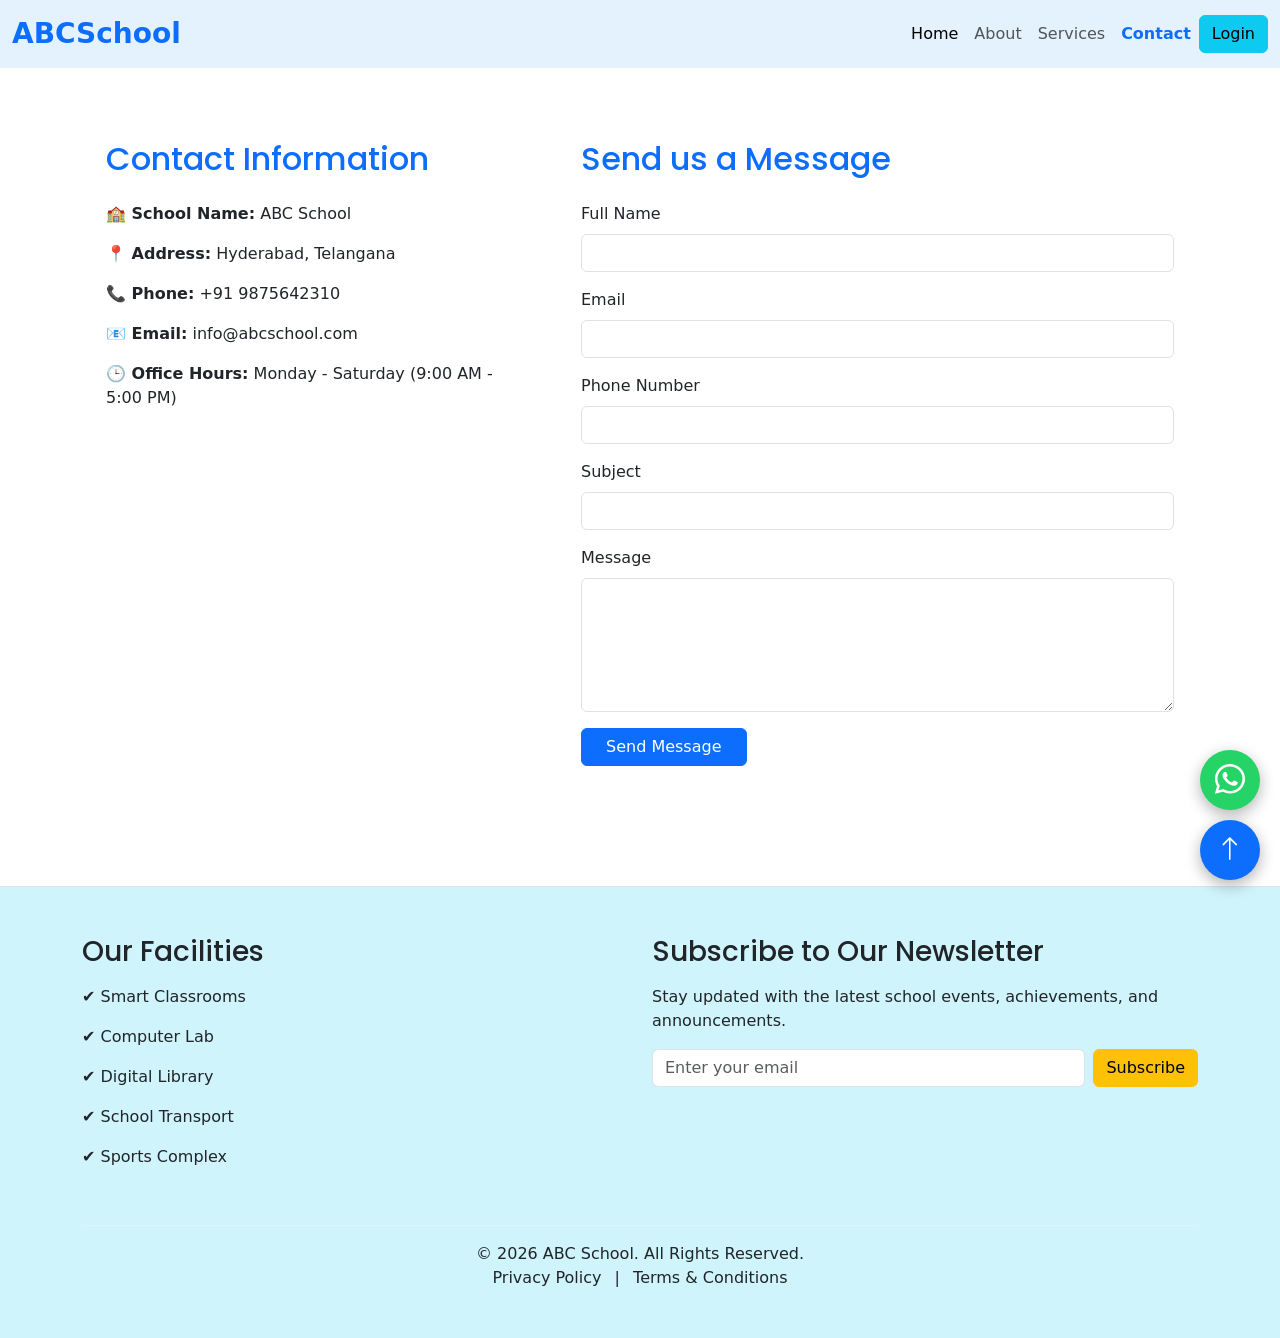
<file: contact.html>
<!DOCTYPE html>
<html lang="en">

<head>

<meta charset="UTF-8">

<meta name="viewport" content="width=device-width, initial-scale=1.0">

<title>Contact Us</title>
<link rel="stylesheet" href="school.css">
<link rel="stylesheet" href="https://cdn.jsdelivr.net/npm/bootstrap-icons@1.13.1/font/bootstrap-icons.min.css">
<link href="https://cdn.jsdelivr.net/npm/bootstrap@5.3.7/dist/css/bootstrap.min.css" rel="stylesheet">
 <link rel="preconnect" href="https://fonts.googleapis.com">
<link rel="preconnect" href="https://fonts.gstatic.com" crossorigin>

<link href="https://fonts.googleapis.com/css2?family=Poppins:wght@300;400;500;600;700&family=Roboto:wght@300;400;500;700&display=swap" rel="stylesheet">



</head>

<body>

<!-- Paste Navbar -->
   <nav class="navbar navbar-expand-lg sticky-top" style="background-color: #e3f2fd;" data-bs-theme="light">
        <div class="container-fluid">
            <a class="navbar-brand fw-bold fs-3 text-primary" href="index.html">ABCSchool</a>

            <button class="navbar-toggler" type="button" data-bs-toggle="collapse"
                data-bs-target="#navbarSupportedContent" aria-controls="navbarSupportedContent" aria-expanded="false"
                aria-label="Toggle navigation">
                <span class="navbar-toggler-icon"></span>
            </button>
           <div class="collapse navbar-collapse" id="navbarSupportedContent">
                <ul class="navbar-nav ms-auto mb-2 mb-lg-0">
                    <li class="nav-item">
                        <a class="nav-link active" aria-current="page" href="index.html">Home</a>
                    </li>
                    <li class="nav-item">
                        <a class="nav-link" href="about.html">About</a>
                    </li>
                    <li>
                        <a class="nav-link" href="services.html">Services</a>
                    </li>
                    <li>
<a class="nav-link active fw-bold text-primary" aria-current="page" href="contact.html">Contact</a>                    </li>





                </ul>
              <div class="d-flex gap-3">
                    <a href="login.html" class="btn btn-info"> Login</a>
              
                </div>
            </div>
        </div>
    </nav>

<div class="container py-5">

<div class="row">

<div class="col-lg-5 mb-4">

<div class="contact-card p-4 h-100">

<h2 class="text-primary mb-4">
Contact Information
</h2>

<p><strong>🏫 School Name:</strong> ABC School</p>

<p><strong>📍 Address:</strong> Hyderabad, Telangana</p>

<p><strong>📞 Phone:</strong> +91 9875642310 </p>

<p><strong>📧 Email:</strong> info@abcschool.com</p>

<p><strong>🕒 Office Hours:</strong> Monday - Saturday (9:00 AM - 5:00 PM)</p>

</div>

</div>

<div class="col-lg-7">

<div class="contact-card p-4">

<h2 class="text-primary mb-4">
Send us a Message
</h2>

<form>

<div class="mb-3">

<label class="form-label">Full Name</label>

<input type="text" class="form-control" required>

</div>

<div class="mb-3">

<label class="form-label">Email</label>

<input type="email" class="form-control" required>

</div>

<div class="mb-3">

<label class="form-label">Phone Number</label>

<input type="tel" class="form-control">

</div>

<div class="mb-3">

<label class="form-label">Subject</label>

<input type="text" class="form-control">

</div>

<div class="mb-3">

<label class="form-label">Message</label>

<textarea rows="5" class="form-control"></textarea>

</div>

<button class="btn btn-primary px-4">
Send Message
</button>

</form>

</div>

</div>

</div>

</div>

<!-- Paste Footer -->
<footer class="bg-info-subtle text-dark py-5 mt-5 border-top"> 
            <div class="container">
            <div class="row">

                <!-- Facilities -->
                <div class="col-md-6 mb-4">
                    <h3 class="mb-3">Our Facilities</h3>

                    <p>✔ Smart Classrooms</p>
                    <p>✔ Computer Lab</p>
                    <p>✔ Digital Library</p>
                    <p>✔ School Transport</p>
                    <p>✔ Sports Complex</p>
                </div>

                <!-- Newsletter -->
                <div class="col-md-6">
                    <h3 class="mb-3">Subscribe to Our Newsletter</h3>

                    <p>Stay updated with the latest school events, achievements, and announcements.</p>

                    <form class="d-flex">
                        <input type="email" class="form-control me-2" placeholder="Enter your email" required>

                        <button class="btn btn-warning" type="submit">
                            Subscribe
                        </button>
                    </form>
                </div>

            </div>

            <hr class="border-light">

            <div class="text-center">
                <p class="mb-0">
                    © 2026 ABC School. All Rights Reserved.
                </p>
                <div class="text-center">
   

    <a href="privacy.html" class="text-dark text-decoration-none mx-2">
        Privacy Policy
    </a>

    |

    <a href="terms.html" class="text-dark text-decoration-none mx-2">
        Terms & Conditions
    </a>

   
    </a>
</div>
            </div>
        </div>
    </footer>

<script src="https://cdn.jsdelivr.net/npm/bootstrap@5.3.7/dist/js/bootstrap.bundle.min.js"></script>

</body>
<!-- WhatsApp Button -->
<a href="https://wa.me/918897265117" class="floating-whatsapp" target="_blank">
    <i class="bi bi-whatsapp"></i>
</a>

<!-- Go to Top Button -->
<a href="#" class="floating-top">
    <i class="bi bi-arrow-up"></i>
</a>
</html>
</file>
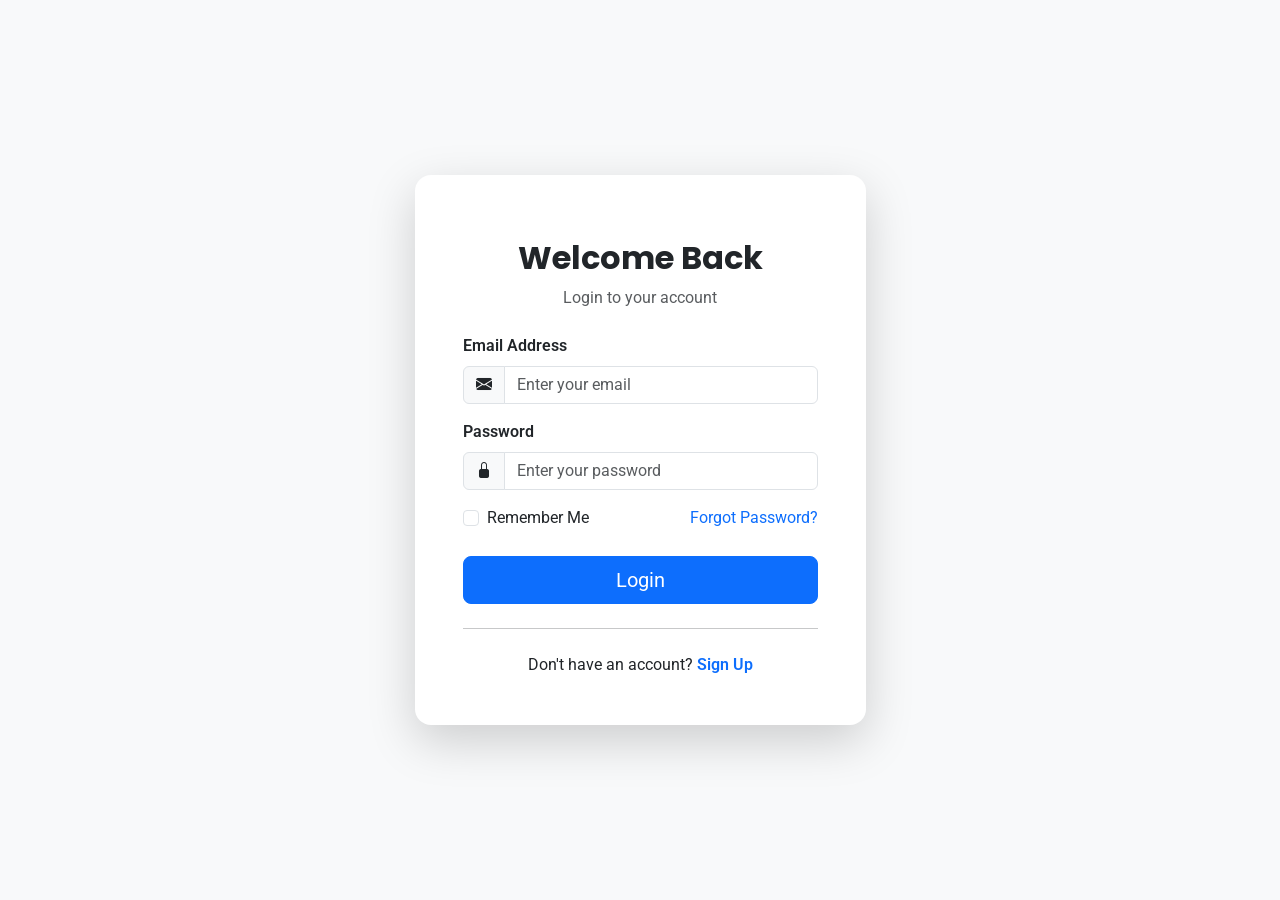
<file: login.html>
<!DOCTYPE html>
<html lang="en">
<head>
    <meta charset="UTF-8">
    <meta name="viewport" content="width=device-width, initial-scale=1.0">
    <title>Document</title>
    <link rel="stylesheet" href="https://cdn.jsdelivr.net/npm/bootstrap-icons@1.11.3/font/bootstrap-icons.min.css">
       <link href="https://cdn.jsdelivr.net/npm/bootstrap@5.3.8/dist/css/bootstrap.min.css" rel="stylesheet"
        integrity="sha384-sRIl4kxILFvY47J16cr9ZwB07vP4J8+LH7qKQnuqkuIAvNWLzeN8tE5YBujZqJLB" crossorigin="anonymous">
    <link href="https://cdn.jsdelivr.net/npm/bootstrap@5.3.8/dist/css/bootstrap.min.css" rel="stylesheet"
        integrity="sha384-sRIl4kxILFvY47J16cr9ZwB07vP4J8+LH7qKQnuqkuIAvNWLzeN8tE5YBujZqJLB" crossorigin="anonymous">
    <link rel="stylesheet" href="school.css">
    <script src="https://cdn.jsdelivr.net/npm/bootstrap@5.3.8/dist/js/bootstrap.bundle.min.js"
        integrity="sha384-FKyoEForCGlyvwx9Hj09JcYn3nv7wiPVlz7YYwJrWVcXK/BmnVDxM+D2scQbITxI"
        crossorigin="anonymous"></script>
         <link rel="preconnect" href="https://fonts.googleapis.com">
<link rel="preconnect" href="https://fonts.gstatic.com" crossorigin>

<link href="https://fonts.googleapis.com/css2?family=Poppins:wght@300;400;500;600;700&family=Roboto:wght@300;400;500;700&display=swap" rel="stylesheet">
</head>
<body>
    <section class="vh-100 d-flex align-items-center bg-light">
    <div class="container">

        <div class="row justify-content-center">

            <div class="col-md-6 col-lg-5">

                <div class="card shadow-lg border-0 rounded-4">

                    <div class="card-body p-5">

                        <div class="text-center mb-4">

                            <h2 class="fw-bold mt-3">Welcome Back</h2>

                            <p class="text-muted">
                                Login to your account
                            </p>
                        </div>

                        <form>

                            <!-- Email -->
                            <div class="mb-3">
                                <label class="form-label fw-semibold">
                                    Email Address
                                </label>

                                <div class="input-group">
                                    <span class="input-group-text">
                                        <i class="bi bi-envelope-fill"></i>
                                    </span>

                                    <input
                                        type="email"
                                        class="form-control"
                                        placeholder="Enter your email"
                                        required>
                                </div>
                            </div>

                            <!-- Password -->
                            <div class="mb-3">
                                <label class="form-label fw-semibold">
                                    Password
                                </label>

                                <div class="input-group">
                                    <span class="input-group-text">
                                        <i class="bi bi-lock-fill"></i>
                                    </span>

                                    <input
                                        type="password"
                                        class="form-control"
                                        placeholder="Enter your password"
                                        required>
                                </div>
                            </div>

                            <!-- Remember & Forgot -->
                            <div class="d-flex justify-content-between mb-4">

                                <div class="form-check">
                                    <input
                                        class="form-check-input"
                                        type="checkbox"
                                        id="remember">

                                    <label class="form-check-label" for="remember">
                                        Remember Me
                                    </label>
                                </div>

                                <a href="#" class="text-decoration-none">
                                    Forgot Password?
                                </a>

                            </div>

                            <!-- Login Button -->
                            <div class="d-grid">
                                <button class="btn btn-primary btn-lg">
                                    Login
                                </button>
                            </div>

                        </form>

                        <hr class="my-4">

                        <div class="text-center">
                            Don't have an account?
                            <a href="signup.html" class="text-decoration-none fw-semibold">
                                Sign Up
                            </a>
                        </div>

                    </div>

                </div>

            </div>

        </div>

    </div>
</section>
</body>
</html>
</file>
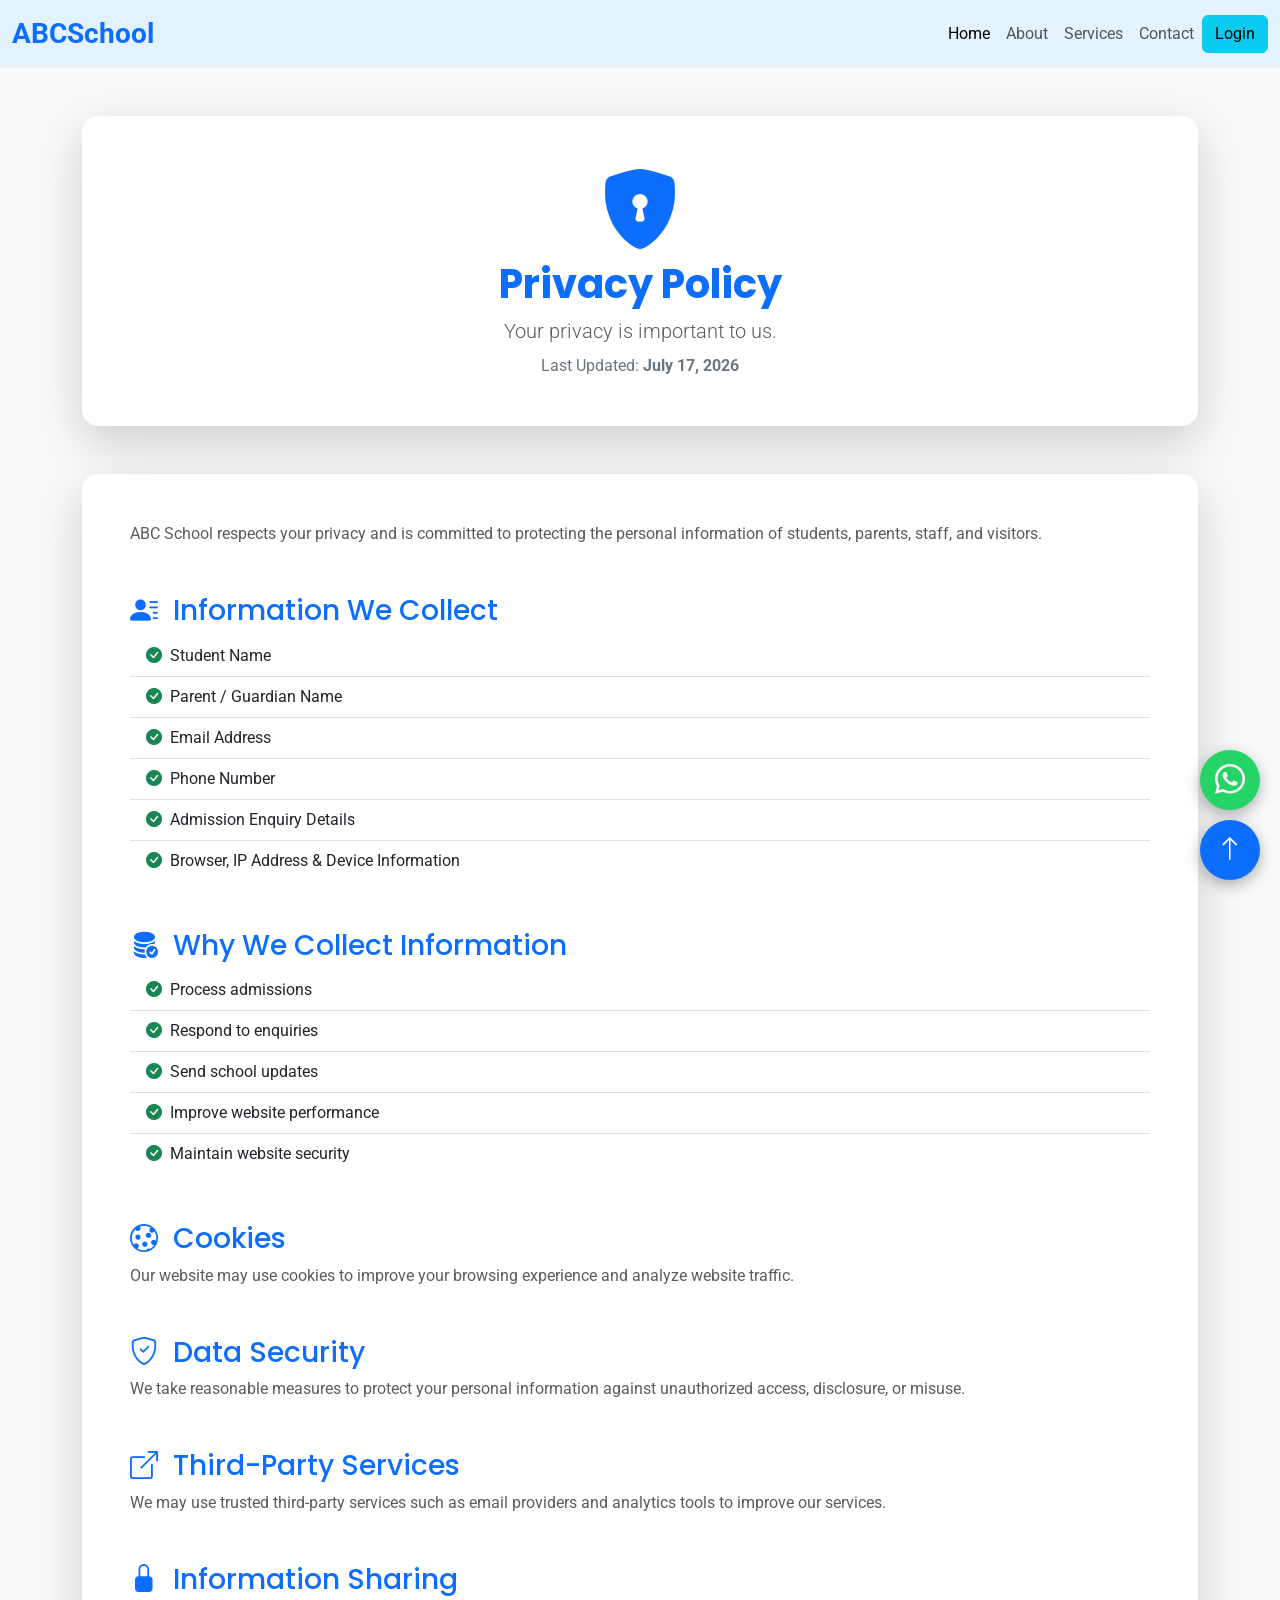
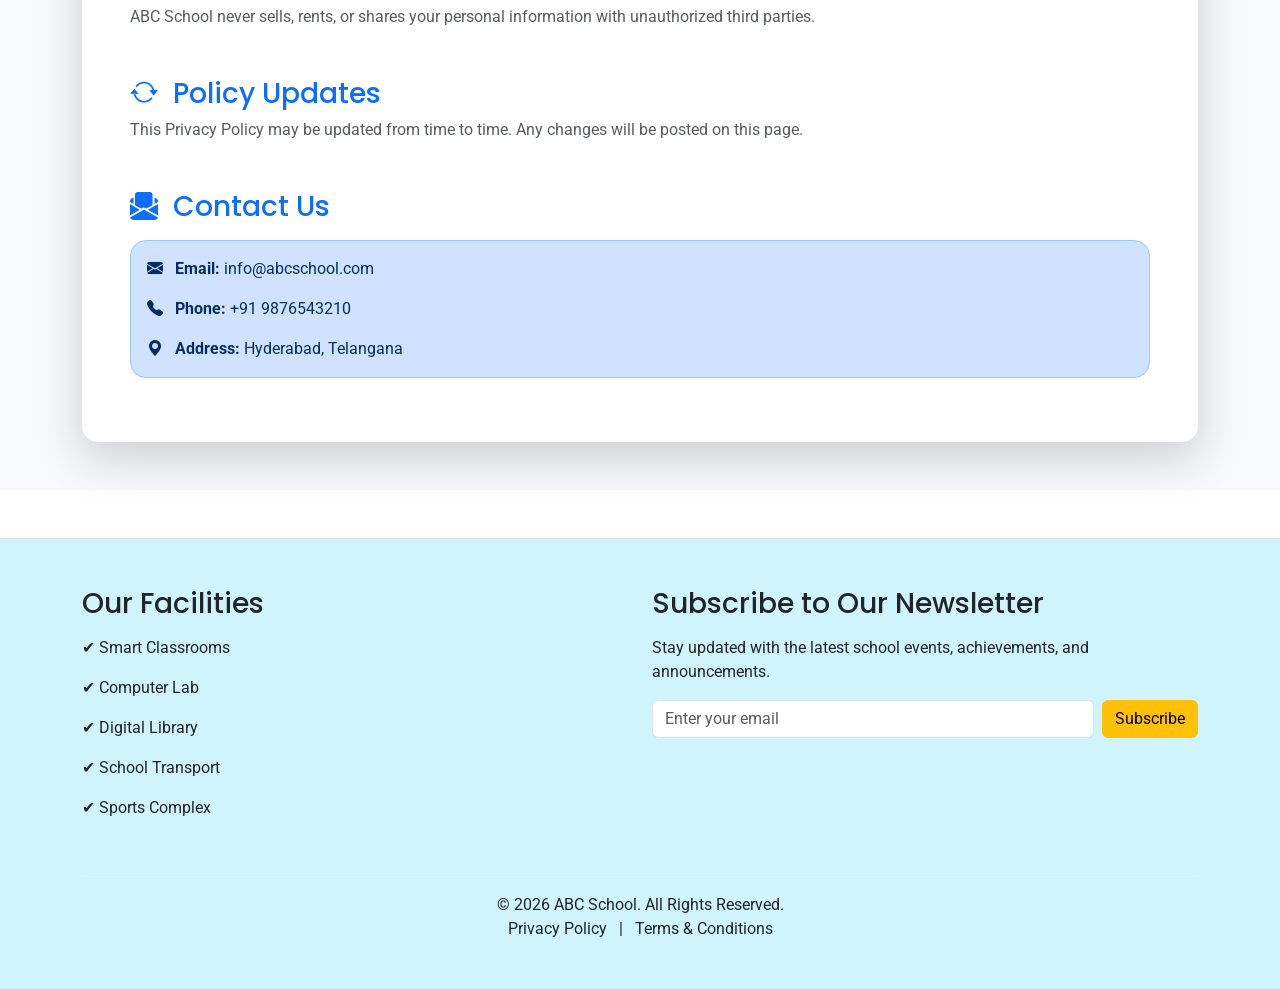
<file: privacy.html>
<!DOCTYPE html>
<html lang="en">

<head>
    <meta charset="UTF-8">
    <meta name="viewport" content="width=device-width, initial-scale=1.0">
    <title>Privacy Policy</title>
    <link rel="stylesheet" href="https://cdn.jsdelivr.net/npm/bootstrap-icons@1.13.1/font/bootstrap-icons.min.css">
    <link href="https://cdn.jsdelivr.net/npm/bootstrap@5.3.7/dist/css/bootstrap.min.css" rel="stylesheet">
    <link rel="preconnect" href="https://fonts.googleapis.com">
    <link rel="preconnect" href="https://fonts.gstatic.com" crossorigin>
    <link rel="stylesheet" href="school.css">
    <link
        href="https://fonts.googleapis.com/css2?family=Poppins:wght@300;400;500;600;700&family=Roboto:wght@300;400;500;700&display=swap"
        rel="stylesheet">

    <style>

    </style>
</head>

<body>

    <!-- Paste Your Navbar Here -->
    <nav class="navbar navbar-expand-lg sticky-top" style="background-color: #e3f2fd;" data-bs-theme="light">
        <div class="container-fluid">
            <a class="navbar-brand fw-bold fs-3 text-primary" href="index.html">ABCSchool</a>
            <button class="navbar-toggler" type="button" data-bs-toggle="collapse"
                data-bs-target="#navbarSupportedContent" aria-controls="navbarSupportedContent" aria-expanded="false"
                aria-label="Toggle navigation">
                <span class="navbar-toggler-icon"></span>
            </button>
            <div class="collapse navbar-collapse" id="navbarSupportedContent">
                <ul class="navbar-nav ms-auto mb-2 mb-lg-0">
                    <li class="nav-item">
                        <a class="nav-link active" aria-current="page" href="index.html">Home</a>
                    </li>
                    <li class="nav-item">
                        <a class="nav-link" href="about.html">About</a>
                    </li>
                    <li>
                        <a class="nav-link" href="services.html">Services</a>
                    </li>
                    <li>
                        <a class="nav-link" href="contact.html">Contact</a>
                    </li>





                </ul>
                <div class="d-flex gap-3">
                    <a href="login.html" class="btn btn-info"> Login</a>

                </div>
            </div>
        </div>
    </nav>

    <section class="py-5 bg-light">
        <div class="container">

            <!-- Header Card -->
            <div class="bg-white shadow-lg rounded-4 p-5 text-center mb-5">

                <i class="bi bi-shield-lock-fill display-1 text-primary mb-3"></i>

                <h1 class="fw-bold text-primary">
                    Privacy Policy
                </h1>

                <p class="lead text-muted mb-2">
                    Your privacy is important to us.
                </p>

                <p class="text-secondary mb-0">
                    Last Updated: <strong>July 17, 2026</strong>
                </p>

            </div>

            <!-- Policy Card -->
            <div class="card shadow-lg border-0 rounded-4">

                <div class="card-body p-5">

                    <p class="text-muted mb-5">
                        ABC School respects your privacy and is committed to protecting the personal information of
                        students, parents, staff, and visitors.
                    </p>

                    <div class="mb-5">
                        <h3 class="text-primary">
                            <i class="bi bi-person-lines-fill me-2"></i>
                            Information We Collect
                        </h3>

                        <ul class="list-group list-group-flush">
                            <li class="list-group-item"><i class="bi bi-check-circle-fill text-success me-2"></i>Student
                                Name</li>
                            <li class="list-group-item"><i class="bi bi-check-circle-fill text-success me-2"></i>Parent
                                / Guardian Name</li>
                            <li class="list-group-item"><i class="bi bi-check-circle-fill text-success me-2"></i>Email
                                Address</li>
                            <li class="list-group-item"><i class="bi bi-check-circle-fill text-success me-2"></i>Phone
                                Number</li>
                            <li class="list-group-item"><i
                                    class="bi bi-check-circle-fill text-success me-2"></i>Admission Enquiry Details</li>
                            <li class="list-group-item"><i
                                    class="bi bi-check-circle-fill text-success me-2"></i>Browser, IP Address & Device
                                Information</li>
                        </ul>
                    </div>

                    <div class="mb-5">
                        <h3 class="text-primary">
                            <i class="bi bi-database-fill-check me-2"></i>
                            Why We Collect Information
                        </h3>

                        <ul class="list-group list-group-flush">
                            <li class="list-group-item"><i class="bi bi-check-circle-fill text-success me-2"></i>Process
                                admissions</li>
                            <li class="list-group-item"><i class="bi bi-check-circle-fill text-success me-2"></i>Respond
                                to enquiries</li>
                            <li class="list-group-item"><i class="bi bi-check-circle-fill text-success me-2"></i>Send
                                school updates</li>
                            <li class="list-group-item"><i class="bi bi-check-circle-fill text-success me-2"></i>Improve
                                website performance</li>
                            <li class="list-group-item"><i
                                    class="bi bi-check-circle-fill text-success me-2"></i>Maintain website security</li>
                        </ul>
                    </div>

                    <div class="mb-5">
                        <h3 class="text-primary">
                            <i class="bi bi-cookie me-2"></i>
                            Cookies
                        </h3>

                        <p class="text-muted">
                            Our website may use cookies to improve your browsing experience and analyze website traffic.
                        </p>
                    </div>

                    <div class="mb-5">
                        <h3 class="text-primary">
                            <i class="bi bi-shield-check me-2"></i>
                            Data Security
                        </h3>

                        <p class="text-muted">
                            We take reasonable measures to protect your personal information against unauthorized
                            access, disclosure, or misuse.
                        </p>
                    </div>

                    <div class="mb-5">
                        <h3 class="text-primary">
                            <i class="bi bi-box-arrow-up-right me-2"></i>
                            Third-Party Services
                        </h3>

                        <p class="text-muted">
                            We may use trusted third-party services such as email providers and analytics tools to
                            improve our services.
                        </p>
                    </div>

                    <div class="mb-5">
                        <h3 class="text-primary">
                            <i class="bi bi-lock-fill me-2"></i>
                            Information Sharing
                        </h3>

                        <p class="text-muted">
                            ABC School never sells, rents, or shares your personal information with unauthorized third
                            parties.
                        </p>
                    </div>

                    <div class="mb-5">
                        <h3 class="text-primary">
                            <i class="bi bi-arrow-repeat me-2"></i>
                            Policy Updates
                        </h3>

                        <p class="text-muted">
                            This Privacy Policy may be updated from time to time. Any changes will be posted on this
                            page.
                        </p>
                    </div>

                    <div>
                        <h3 class="text-primary">
                            <i class="bi bi-envelope-paper-fill me-2"></i>
                            Contact Us
                        </h3>

                        <div class="alert alert-primary rounded-4 mt-3">

                            <p>
                                <i class="bi bi-envelope-fill me-2"></i>
                                <strong>Email:</strong> info@abcschool.com
                            </p>

                            <p>
                                <i class="bi bi-telephone-fill me-2"></i>
                                <strong>Phone:</strong> +91 9876543210
                            </p>

                            <p class="mb-0">
                                <i class="bi bi-geo-alt-fill me-2"></i>
                                <strong>Address:</strong> Hyderabad, Telangana
                            </p>

                        </div>

                    </div>

                </div>

            </div>

        </div>
    </section>

    <!-- Paste Your Footer Here -->
    <footer class="bg-info-subtle text-dark py-5 mt-5 border-top">
        <div class="container">
            <div class="row">

                <!-- Facilities -->
                <div class="col-md-6 mb-4">
                    <h3 class="mb-3">Our Facilities</h3>

                    <p>✔ Smart Classrooms</p>
                    <p>✔ Computer Lab</p>
                    <p>✔ Digital Library</p>
                    <p>✔ School Transport</p>
                    <p>✔ Sports Complex</p>
                </div>

                <!-- Newsletter -->
                <div class="col-md-6">
                    <h3 class="mb-3">Subscribe to Our Newsletter</h3>

                    <p>Stay updated with the latest school events, achievements, and announcements.</p>

                    <form class="d-flex">
                        <input type="email" class="form-control me-2" placeholder="Enter your email" required>

                        <button class="btn btn-warning" type="submit">
                            Subscribe
                        </button>
                    </form>
                </div>

            </div>

            <hr class="border-light">

            <div class="text-center">
                <p class="mb-0">
                    © 2026 ABC School. All Rights Reserved.
                </p>
                <div class="text-center">


                    <a href="privacy.html" class="text-dark text-decoration-none mx-2">
                        Privacy Policy
                    </a>

                    |

                    <a href="terms.html" class="text-dark text-decoration-none mx-2">
                        Terms & Conditions
                    </a>

                    </a>
                </div>
            </div>
        </div>
    </footer>

    <script src="https://cdn.jsdelivr.net/npm/bootstrap@5.3.7/dist/js/bootstrap.bundle.min.js"></script>

</body>
<!-- WhatsApp Button -->
<a href="https://wa.me/918897265117" class="floating-whatsapp" target="_blank">
    <i class="bi bi-whatsapp"></i>
</a>

<!-- Go to Top Button -->
<a href="#" class="floating-top">
    <i class="bi bi-arrow-up"></i>
</a>

</html>
</file>
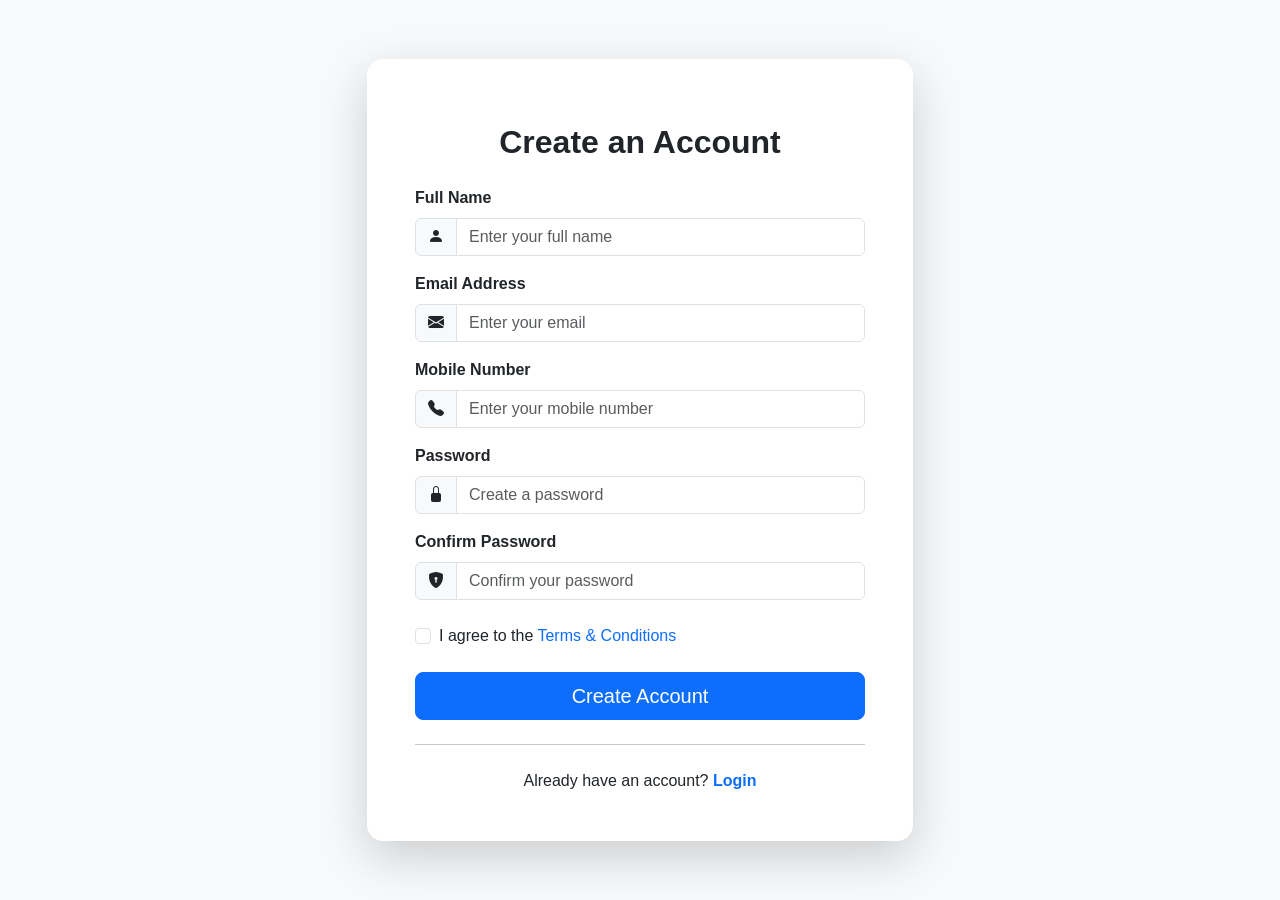
<file: signup.html>
<!DOCTYPE html>
<html lang="en">
<head>
    <meta charset="UTF-8">
    <meta name="viewport" content="width=device-width, initial-scale=1.0">
    <title>Document</title>
    <link rel="stylesheet" href="https://cdn.jsdelivr.net/npm/bootstrap-icons@1.11.3/font/bootstrap-icons.min.css">
       <link href="https://cdn.jsdelivr.net/npm/bootstrap@5.3.8/dist/css/bootstrap.min.css" rel="stylesheet"
        integrity="sha384-sRIl4kxILFvY47J16cr9ZwB07vP4J8+LH7qKQnuqkuIAvNWLzeN8tE5YBujZqJLB" crossorigin="anonymous">
    <link href="https://cdn.jsdelivr.net/npm/bootstrap@5.3.8/dist/css/bootstrap.min.css" rel="stylesheet"
        integrity="sha384-sRIl4kxILFvY47J16cr9ZwB07vP4J8+LH7qKQnuqkuIAvNWLzeN8tE5YBujZqJLB" crossorigin="anonymous">
    <link rel="stylesheet" href="school.css">
    <script src="https://cdn.jsdelivr.net/npm/bootstrap@5.3.8/dist/js/bootstrap.bundle.min.js"
        integrity="sha384-FKyoEForCGlyvwx9Hj09JcYn3nv7wiPVlz7YYwJrWVcXK/BmnVDxM+D2scQbITxI"
        crossorigin="anonymous"></script>
</head>
<body>
<section class="vh-100 d-flex align-items-center bg-light py-5">
    <div class="container">

        <div class="row justify-content-center">

            <div class="col-md-8 col-lg-6">

                <div class="card shadow-lg border-0 rounded-4">

                    <div class="card-body p-5">

                        <div class="text-center mb-4">


                            <h2 class="fw-bold mt-3">
                                Create an Account
                            </h2>
                        </div>
                        <form>
                            <!-- Full Name -->
                            <div class="mb-3">
                                <label class="form-label fw-semibold">
                                    Full Name
                                </label>

                                <div class="input-group">
                                    <span class="input-group-text">
                                        <i class="bi bi-person-fill"></i>
                                    </span>

                                    <input type="text"
                                        class="form-control"
                                        placeholder="Enter your full name"
                                        required>
                                </div>
                            </div>

                            <!-- Email -->
                            <div class="mb-3">
                                <label class="form-label fw-semibold">
                                    Email Address
                                </label>

                                <div class="input-group">
                                    <span class="input-group-text">
                                        <i class="bi bi-envelope-fill"></i>
                                    </span>

                                    <input type="email"
                                        class="form-control"
                                        placeholder="Enter your email"
                                        required>
                                </div>
                            </div>

                            <!-- Phone -->
                            <div class="mb-3">
                                <label class="form-label fw-semibold">
                                    Mobile Number
                                </label>

                                <div class="input-group">
                                    <span class="input-group-text">
                                        <i class="bi bi-telephone-fill"></i>
                                    </span>

                                    <input type="tel"
                                        class="form-control"
                                        placeholder="Enter your mobile number"
                                        required>
                                </div>
                            </div>

                            <!-- Password -->
                            <div class="mb-3">
                                <label class="form-label fw-semibold">
                                    Password
                                </label>

                                <div class="input-group">
                                    <span class="input-group-text">
                                        <i class="bi bi-lock-fill"></i>
                                    </span>

                                    <input type="password"
                                        class="form-control"
                                        placeholder="Create a password"
                                        required>
                                </div>
                            </div>

                            <!-- Confirm Password -->
                            <div class="mb-4">
                                <label class="form-label fw-semibold">
                                    Confirm Password
                                </label>

                                <div class="input-group">
                                    <span class="input-group-text">
                                        <i class="bi bi-shield-lock-fill"></i>
                                    </span>

                                    <input type="password"
                                        class="form-control"
                                        placeholder="Confirm your password"
                                        required>
                                </div>
                            </div>

                            <!-- Terms -->
                            <div class="form-check mb-4">

                                <input class="form-check-input"
                                    type="checkbox"
                                    id="terms"
                                    required>

                                <label class="form-check-label" for="terms">
                                    I agree to the
                                    <a href="terms.html" class="text-decoration-none">
                                        Terms & Conditions
                                    </a>
                                </label>

                            </div>

                            <!-- Button -->
                            <div class="d-grid">

                                <button type="submit"
                                    class="btn btn-primary btn-lg">

                                    Create Account

                                </button>

                            </div>

                        </form>

                        <hr class="my-4">

                        <div class="text-center">

                            Already have an account?

                            <a href="login.html"
                                class="text-decoration-none fw-semibold">

                                Login

                            </a>

                        </div>

                    </div>

                </div>

            </div>

        </div>

    </div>
</section>
</body>
</html>
</file>
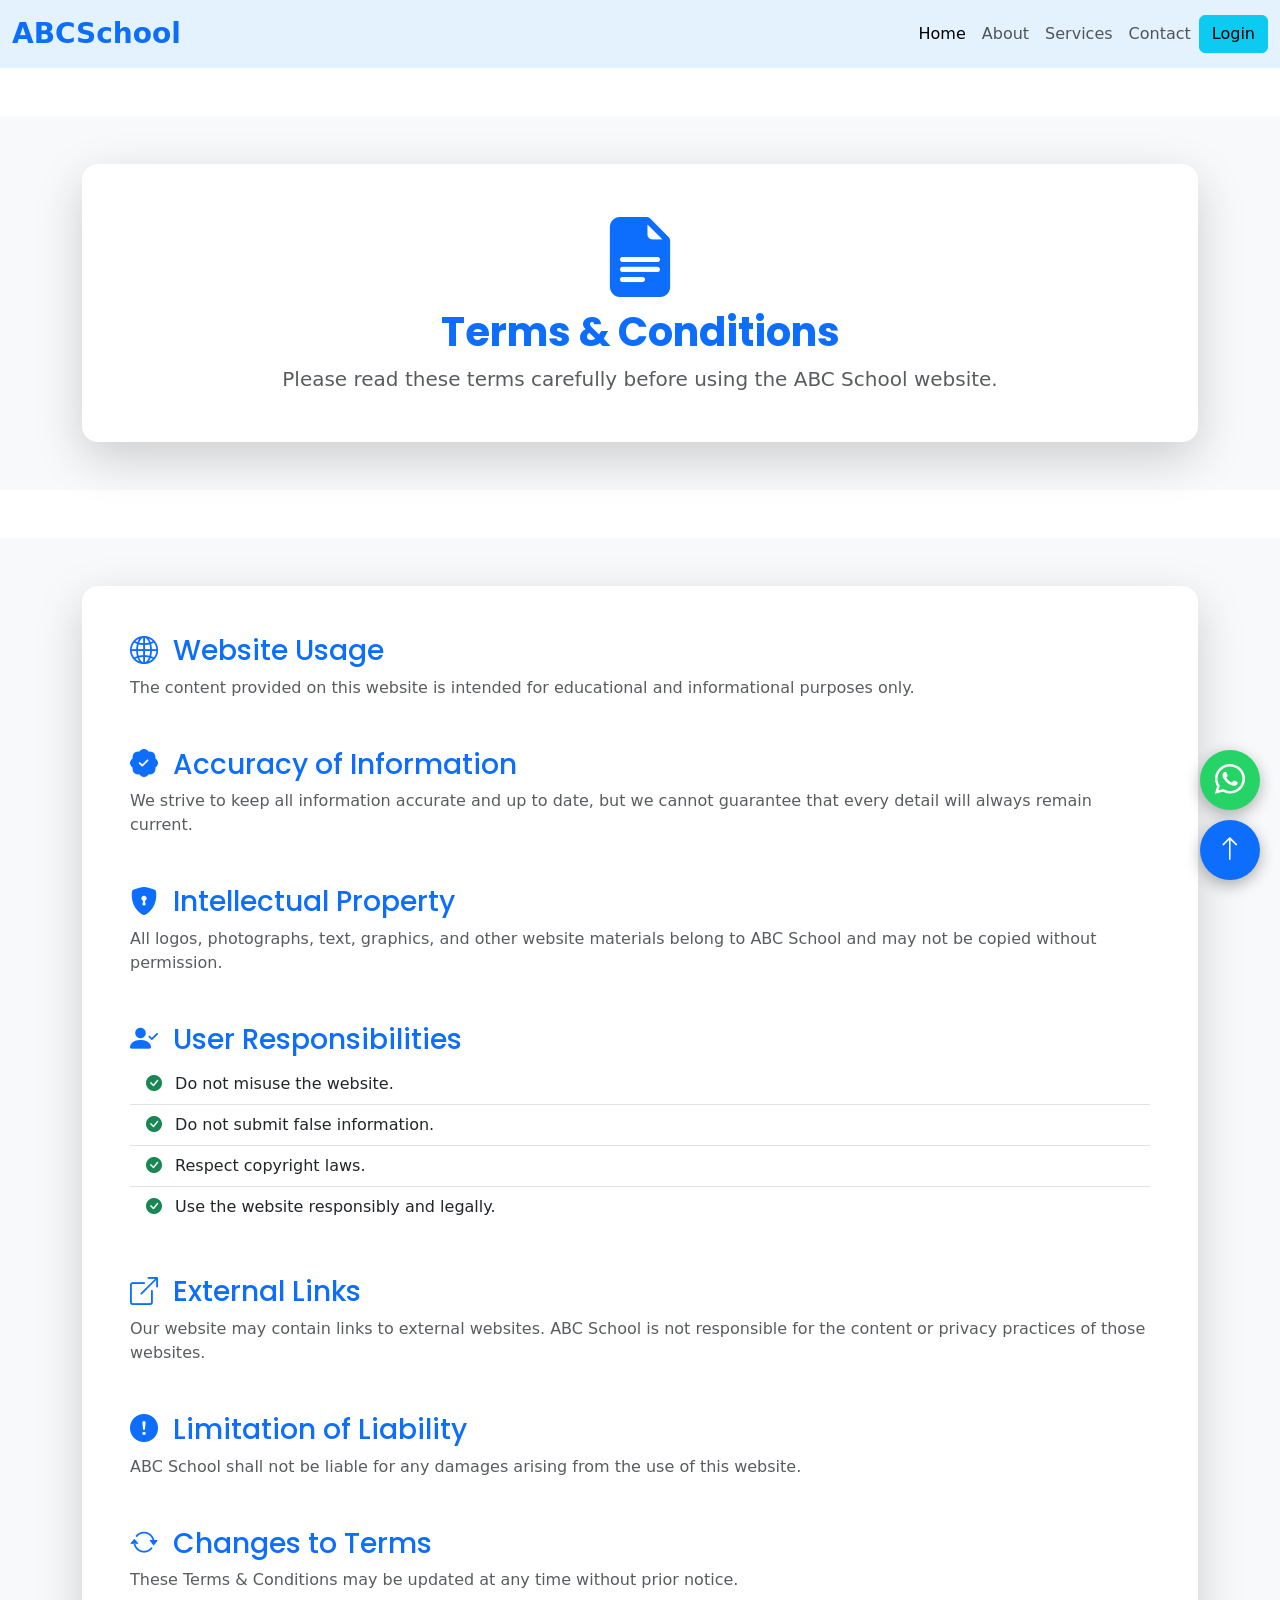
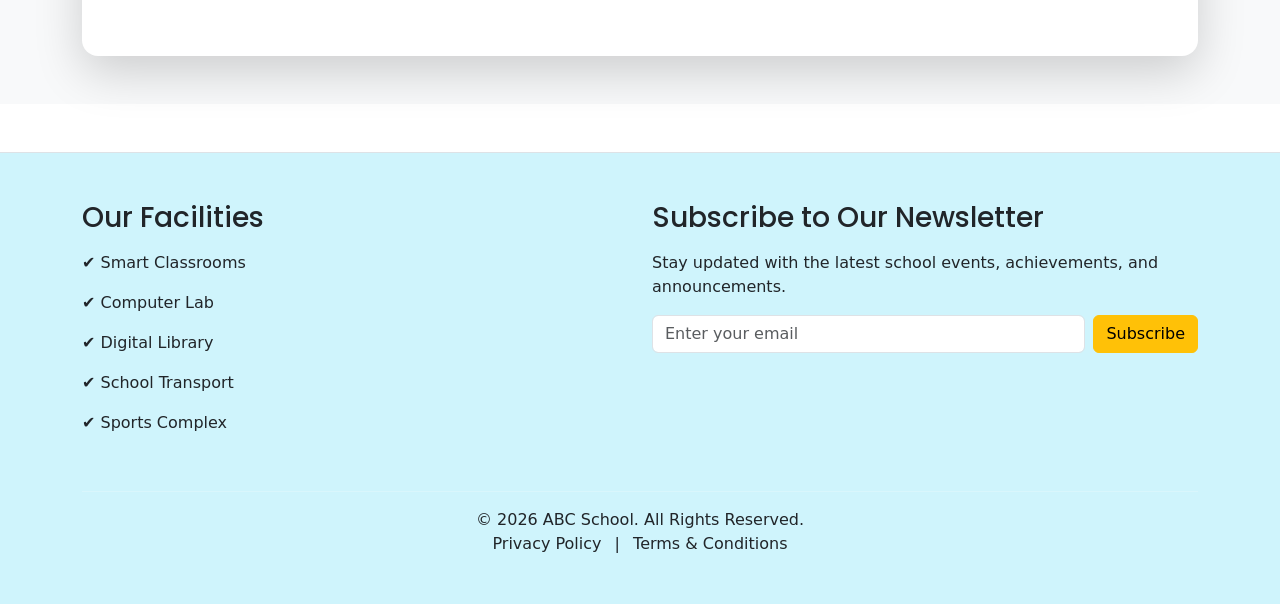
<file: terms.html>
<!DOCTYPE html>
<html lang="en">

<head>

    <meta charset="UTF-8">

    <meta name="viewport" content="width=device-width, initial-scale=1.0">

    <title>Terms & Conditions</title>
    <link rel="stylesheet" href="school.css">
    <link rel="stylesheet" href="https://cdn.jsdelivr.net/npm/bootstrap-icons@1.13.1/font/bootstrap-icons.min.css">
    <link href="https://cdn.jsdelivr.net/npm/bootstrap@5.3.7/dist/css/bootstrap.min.css" rel="stylesheet">
    <link rel="preconnect" href="https://fonts.googleapis.com">
    <link rel="preconnect" href="https://fonts.gstatic.com" crossorigin>

    <link
        href="https://fonts.googleapis.com/css2?family=Poppins:wght@300;400;500;600;700&family=Roboto:wght@300;400;500;700&display=swap"
        rel="stylesheet">

    <style>





    </style>

</head>

<body>

    <nav class="navbar navbar-expand-lg sticky-top" style="background-color: #e3f2fd;" data-bs-theme="light">
        <div class="container-fluid">
            <a class="navbar-brand fw-bold fs-3 text-primary" href="index.html">ABCSchool</a>
            <button class="navbar-toggler" type="button" data-bs-toggle="collapse"
                data-bs-target="#navbarSupportedContent" aria-controls="navbarSupportedContent" aria-expanded="false"
                aria-label="Toggle navigation">
                <span class="navbar-toggler-icon"></span>
            </button>
            <div class="collapse navbar-collapse" id="navbarSupportedContent">
                <ul class="navbar-nav ms-auto mb-2 mb-lg-0">
                    <li class="nav-item">
                        <a class="nav-link active" aria-current="page" href="index.html">Home</a>
                    </li>
                    <li class="nav-item">
                        <a class="nav-link" href="about.html">About</a>
                    </li>
                    <li>
                        <a class="nav-link" href="services.html">Services</a>
                    </li>
                    <li>
                        <a class="nav-link" href="contact.html">Contact</a>
                    </li>





                </ul>
                <div class="d-flex gap-3">
                    <a href="login.html" class="btn btn-info"> Login</a>

                </div>
            </div>
        </div>
    </nav>




    <section class="text-dark  text-white py-5">
        <section class="py-5 bg-light">
            <div class="container">
                <div class="bg-white shadow-lg rounded-4 p-5 text-center">

                    <i class="bi bi-file-earmark-text-fill display-1 text-primary mb-3"></i>

                    <h1 class="fw-bold text-primary">
                        Terms & Conditions
                    </h1>

                    <p class="lead text-muted mb-0">
                        Please read these terms carefully before using the ABC School website.
                    </p>

                </div>
            </div>
        </section>
    </section>

    <section class="py-5 bg-light">
        <div class="container">

            <div class="card shadow-lg border-0 rounded-4">

                <div class="card-body p-5">

                    <div class="mb-5">
                        <h3 class="text-primary">
                            <i class="bi bi-globe2 me-2"></i>
                            Website Usage
                        </h3>

                        <p class="text-muted">
                            The content provided on this website is intended for educational and informational purposes
                            only.
                        </p>
                    </div>

                    <div class="mb-5">
                        <h3 class="text-primary">
                            <i class="bi bi-patch-check-fill me-2"></i>
                            Accuracy of Information
                        </h3>

                        <p class="text-muted">
                            We strive to keep all information accurate and up to date, but we cannot guarantee that
                            every detail will always remain current.
                        </p>
                    </div>

                    <div class="mb-5">
                        <h3 class="text-primary">
                            <i class="bi bi-shield-lock-fill me-2"></i>
                            Intellectual Property
                        </h3>

                        <p class="text-muted">
                            All logos, photographs, text, graphics, and other website materials belong to ABC School and
                            may not be copied without permission.
                        </p>
                    </div>

                    <div class="mb-5">
                        <h3 class="text-primary">
                            <i class="bi bi-person-check-fill me-2"></i>
                            User Responsibilities
                        </h3>

                        <ul class="list-group list-group-flush">
                            <li class="list-group-item">
                                <i class="bi bi-check-circle-fill text-success me-2"></i>
                                Do not misuse the website.
                            </li>

                            <li class="list-group-item">
                                <i class="bi bi-check-circle-fill text-success me-2"></i>
                                Do not submit false information.
                            </li>

                            <li class="list-group-item">
                                <i class="bi bi-check-circle-fill text-success me-2"></i>
                                Respect copyright laws.
                            </li>

                            <li class="list-group-item">
                                <i class="bi bi-check-circle-fill text-success me-2"></i>
                                Use the website responsibly and legally.
                            </li>
                        </ul>
                    </div>

                    <div class="mb-5">
                        <h3 class="text-primary">
                            <i class="bi bi-box-arrow-up-right me-2"></i>
                            External Links
                        </h3>

                        <p class="text-muted">
                            Our website may contain links to external websites. ABC School is not responsible for the
                            content or privacy practices of those websites.
                        </p>
                    </div>

                    <div class="mb-5">
                        <h3 class="text-primary">
                            <i class="bi bi-exclamation-circle-fill me-2"></i>
                            Limitation of Liability
                        </h3>

                        <p class="text-muted">
                            ABC School shall not be liable for any damages arising from the use of this website.
                        </p>
                    </div>

                    <div>
                        <h3 class="text-primary">
                            <i class="bi bi-arrow-repeat me-2"></i>
                            Changes to Terms
                        </h3>

                        <p class="text-muted">
                            These Terms & Conditions may be updated at any time without prior notice.
                        </p>
                    </div>

                </div>

            </div>

        </div>
    </section>

    <footer class="bg-info-subtle text-dark py-5 mt-5 border-top">
        <div class="container">
            <div class="row">

                <!-- Facilities -->
                <div class="col-md-6 mb-4">
                    <h3 class="mb-3">Our Facilities</h3>

                    <p>✔ Smart Classrooms</p>
                    <p>✔ Computer Lab</p>
                    <p>✔ Digital Library</p>
                    <p>✔ School Transport</p>
                    <p>✔ Sports Complex</p>
                </div>

                <!-- Newsletter -->
                <div class="col-md-6">
                    <h3 class="mb-3">Subscribe to Our Newsletter</h3>

                    <p>Stay updated with the latest school events, achievements, and announcements.</p>

                    <form class="d-flex">
                        <input type="email" class="form-control me-2" placeholder="Enter your email" required>

                        <button class="btn btn-warning" type="submit">
                            Subscribe
                        </button>
                    </form>
                </div>

            </div>

            <hr class="border-light">

            <div class="text-center">
                <p class="mb-0">
                    © 2026 ABC School. All Rights Reserved.
                </p>
                <div class="text-center">


                    <a href="privacy.html" class="text-dark text-decoration-none mx-2">
                        Privacy Policy
                    </a>

                    |

                    <a href="terms.html" class="text-dark text-decoration-none mx-2">
                        Terms & Conditions
                    </a>


                </div>
            </div>
        </div>
    </footer>

    <script src="https://cdn.jsdelivr.net/npm/bootstrap@5.3.7/dist/js/bootstrap.bundle.min.js"></script>

</body>
<!-- WhatsApp Button -->
<a href="https://wa.me/918897265117" class="floating-whatsapp" target="_blank">
    <i class="bi bi-whatsapp"></i>
</a>

<!-- Go to Top Button -->
<a href="#" class="floating-top">
    <i class="bi bi-arrow-up"></i>
</a>

</html>
</file>
<file: school.css>
html{
    scroll-behavior: smooth;
}
body{
    font-family: 'Roboto', sans-serif;
}

h1,h2,h3,h4,h5,h6{
    font-family: 'Poppins', sans-serif;
}
/* WhatsApp Button */
.floating-whatsapp{
    position: fixed;
    bottom: 90px;
    right: 20px;
    width: 60px;
    height: 60px;
    background: #25D366;
    color: white;
    border-radius: 50%;
    display: flex;
    justify-content: center;
    align-items: center;
    text-decoration: none;
    font-size: 30px;
    box-shadow: 0 5px 15px rgba(0,0,0,0.3);
    z-index: 999;
    transition: 0.3s;
}

.floating-whatsapp:hover{
    transform: scale(1.1);
    color: white;
    font-size:xx-large;
}

/* Go to Top Button */
.floating-top{
    position: fixed;
    bottom: 20px;
    right: 20px;
    width: 60px;
    height: 60px;
    background: #0d6efd;
    color: white;
    border-radius: 50%;
    display: flex;
    justify-content: center;
    align-items: center;
    text-decoration: none;
    font-size: 26px;
    box-shadow: 0 5px 15px rgba(0,0,0,0.3);
    z-index: 999;
    transition: 0.3s;
}

.floating-top:hover{
    transform: scale(1.1);
    color: white;
}
  #carouselExampleFade {
    width: 75%;
    margin: 30px auto;
}

.carousel-item img {
    width: 100%;
    height: 450px;      /* Same height for all images */
    object-fit: cover;  /* Crop images without stretching */
    border-radius: 10px;
}
.carousel-caption {
    bottom: 20%;
    padding: 15px;
    border-radius: 10px;
}

.carousel-caption h5 {
    color: white;
    font-size: 2.5rem;
    font-weight: bold;
}

.carousel-caption p {
    color: white;
    font-size: 1.2rem;
    font-weight: 600;
}
/* Tablets */
@media (max-width: 992px) {
    .carousel-caption h5 {
        font-size: 2rem;
    }

    .carousel-caption p {
        font-size: 1rem;
    }
}

/* Mobile */
@media (max-width: 768px) {
    .carousel-caption {
        bottom: 10%;
        padding: 10px;
    }

    .carousel-caption h5 {
        font-size: 1.5rem;
    }

    .carousel-caption p {
        font-size: 0.9rem;
    }
}

/* Small Mobile */
@media (max-width: 576px) {
    .carousel-caption {
        bottom: 5%;
        padding: 8px;
    }

    .carousel-caption h5 {
        font-size: 1.1rem;
    }

    .carousel-caption p {
        font-size: 0.75rem;
    }
}


.row align-items-center mb-5 img{
     width: 450px;
    height: 450px;
}
.footer-spc{
    background-color: grey;
}


footer {
    width: 100%;
    background-color: #212529;
}
</file>
